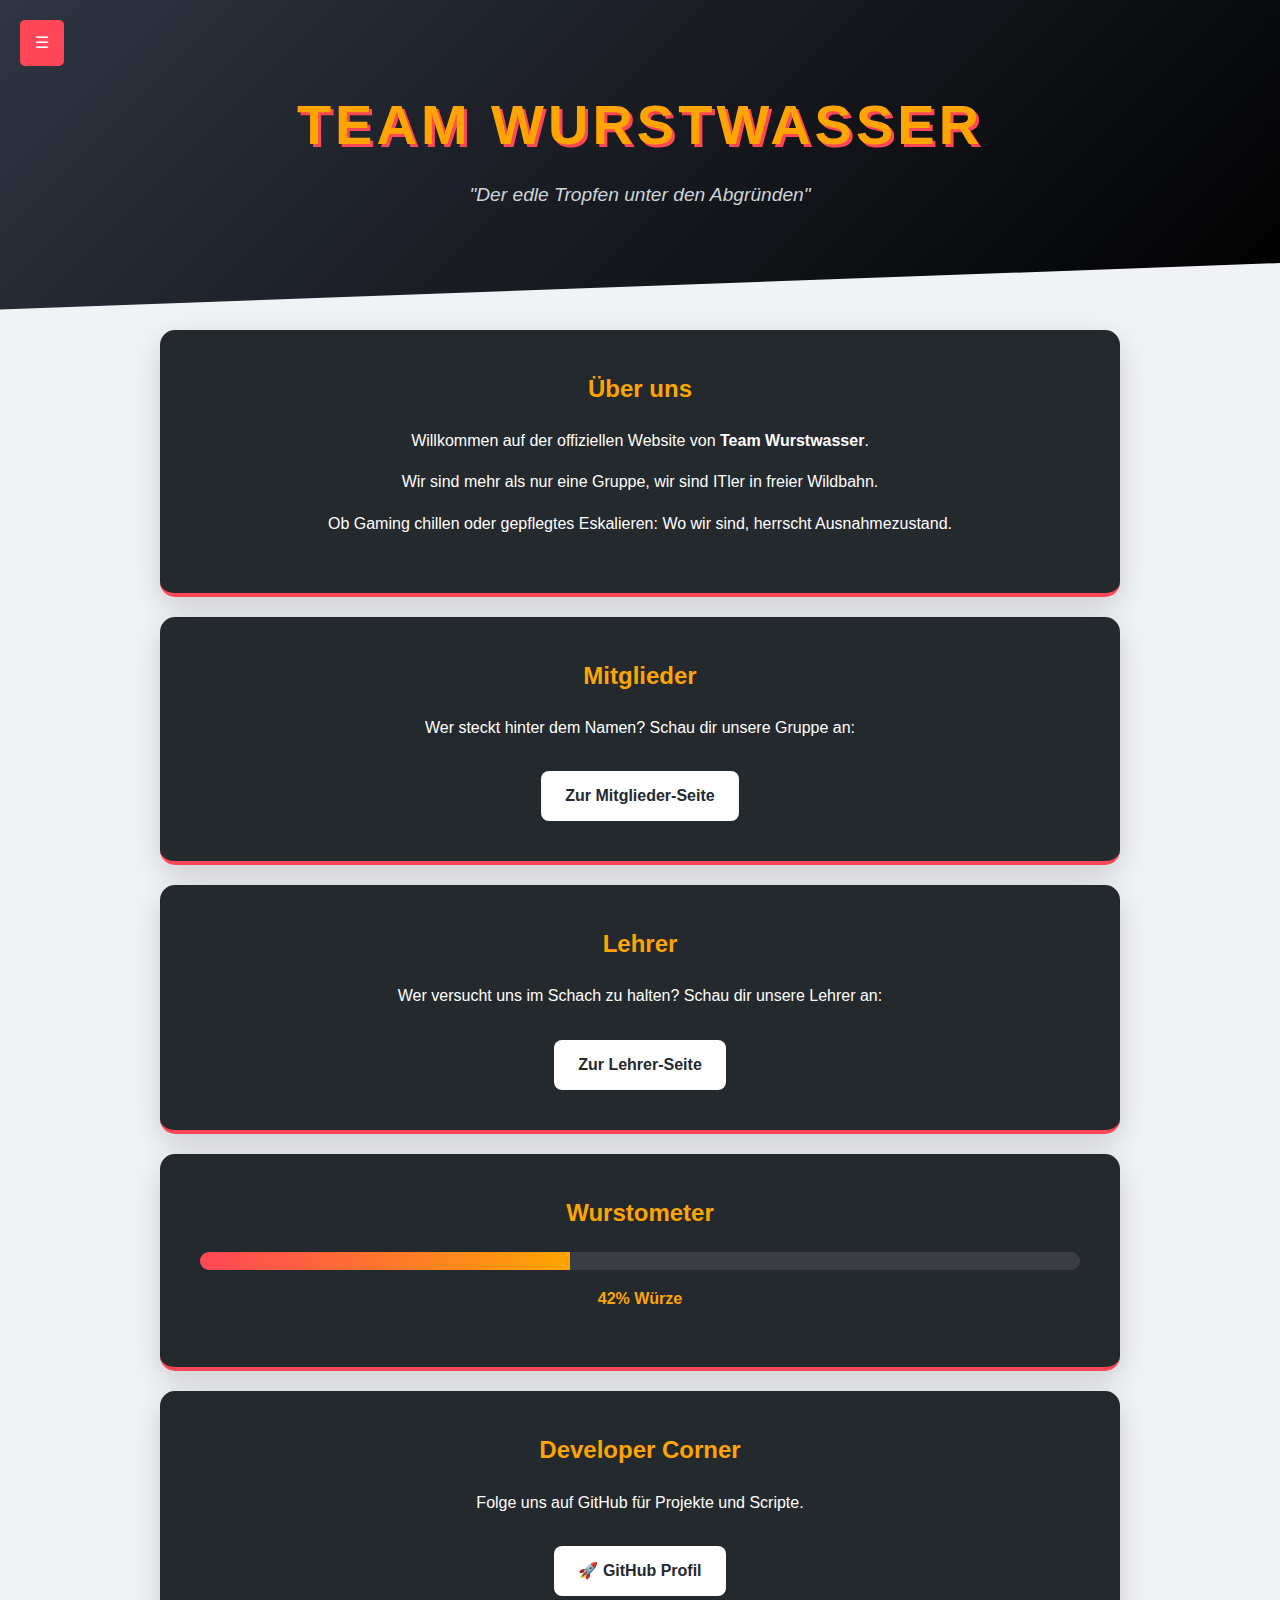
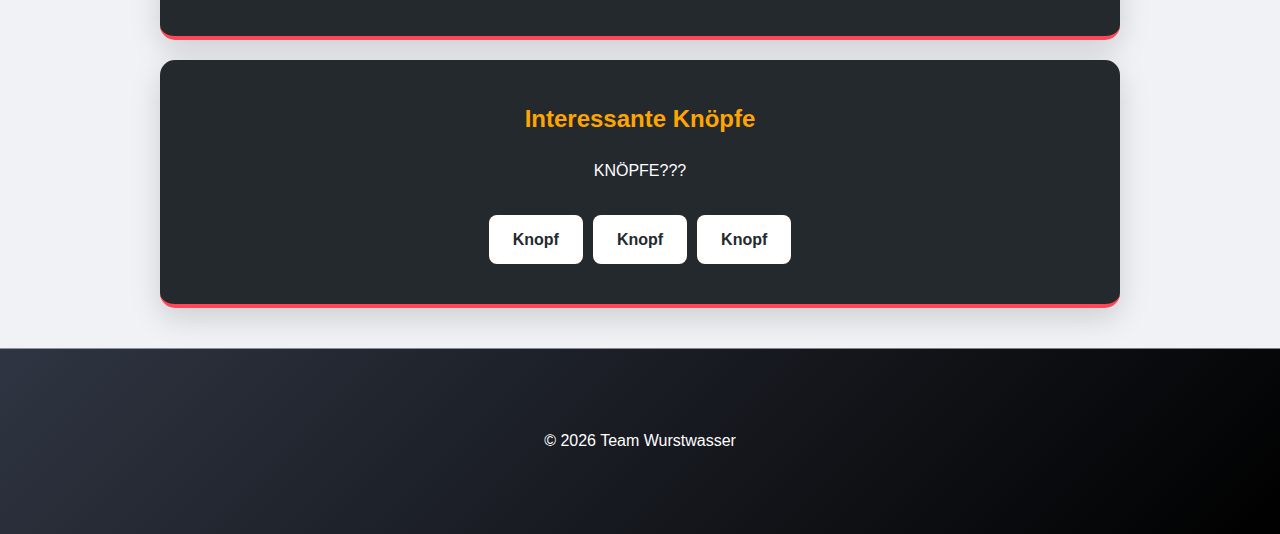
<file: index.html>
<!DOCTYPE html>
<html lang="de">
    <head>
        <meta charset="UTF-8">
        <meta name="viewport" content="width=device-width, initial-scale=1.0">
        <title>Team Wurstwasser | Offizielle Website</title>
        <link rel="icon" type="image/png" href="img/logo.png">
        <link rel="stylesheet" href="css/style.css">
    </head>

    <body>
        <nav class="sidebar">
        <div class="sidebar-header">
            <img src="img/logo.png" alt="Logo" class="sidebar-logo">
                <span>MENÜ</span>
            </div>
            <ul class="nav-links">
                <li><a href="index.html">🏠 Startseite</a></li>
                <li><a href="mitglieder.html">👥 Mitglieder</a></li>
                <li><a href="lehrer.html">🏫 Lehrer</a></li>
            </ul>
        </nav>

        <div class="menu-toggle" onclick="document.body.classList.toggle('sidebar-open')">
            ☰
        </div>

        <header>
            <h1>TEAM WURSTWASSER</h1>
            <p class="motto">"Der edle Tropfen unter den Abgründen"</p>
        </header>

        <div class="container">
            <section class="card">
                <h2>Über uns</h2>
                <p>Willkommen auf der offiziellen Website von <strong>Team Wurstwasser</strong>.</p>
                <p>Wir sind mehr als nur eine Gruppe, wir sind ITler in freier Wildbahn.</p>
                <p>Ob Gaming chillen oder gepflegtes Eskalieren: Wo wir sind, herrscht Ausnahmezustand.</p>
            </section>

            <section class="card">
                <h2>Mitglieder</h2>
                <p>Wer steckt hinter dem Namen? Schau dir unsere Gruppe an:</p>
                <a href="mitglieder.html" class="btn">Zur Mitglieder-Seite</a>
            </section>

            <section class="card">
                <h2>Lehrer</h2>
                <p>Wer versucht uns im Schach zu halten? Schau dir unsere Lehrer an:</p>
                <a href="lehrer.html" class="btn">Zur Lehrer-Seite</a>
            </section>

            <section class="card">
                <h2>Wurstometer</h2>
                <div class="wurstometer-container">
                    <div class="wurstometer-bar" style="width: 42%;"></div>
                </div>
                    <p style="font-weight: bold; color: var(--accent)">42% Würze</p>
            </section>

            <section class="card"> <h2>Developer Corner</h2>
                <p>Folge uns auf GitHub für Projekte und Scripte.</p>
                <a href="https://github.com/Team-Wurstwasser" class="btn" target="_blank">🚀 GitHub Profil</a>
            </section>

            <section class="card">
                <h2>Interessante Knöpfe</h2>
                <p>KNÖPFE???</p>
                <div style="display: flex; gap: 10px; justify-content: center; flex-wrap: wrap; margin-top: 15px;">
                    <a href="https://www.youtube.com/watch?v=xMHJGd3wwZk" class="btn" target="_blank" rel="noopener">Knopf</a>
                    <a href="https://www.youtube.com/watch?v=Wl959QnD3lM" class="btn" target="_blank" rel="noopener">Knopf</a>
                    <a href="https://www.youtube.com/watch?v=t6G2iPWL-uE" class="btn" target="_blank" rel="noopener">Knopf</a>
                </div>   
            </section>
        </div>

        <footer>
            <a href="index.html">&copy; 2026 Team Wurstwasser</a>
        </footer>
    </body>
</html>
</file>
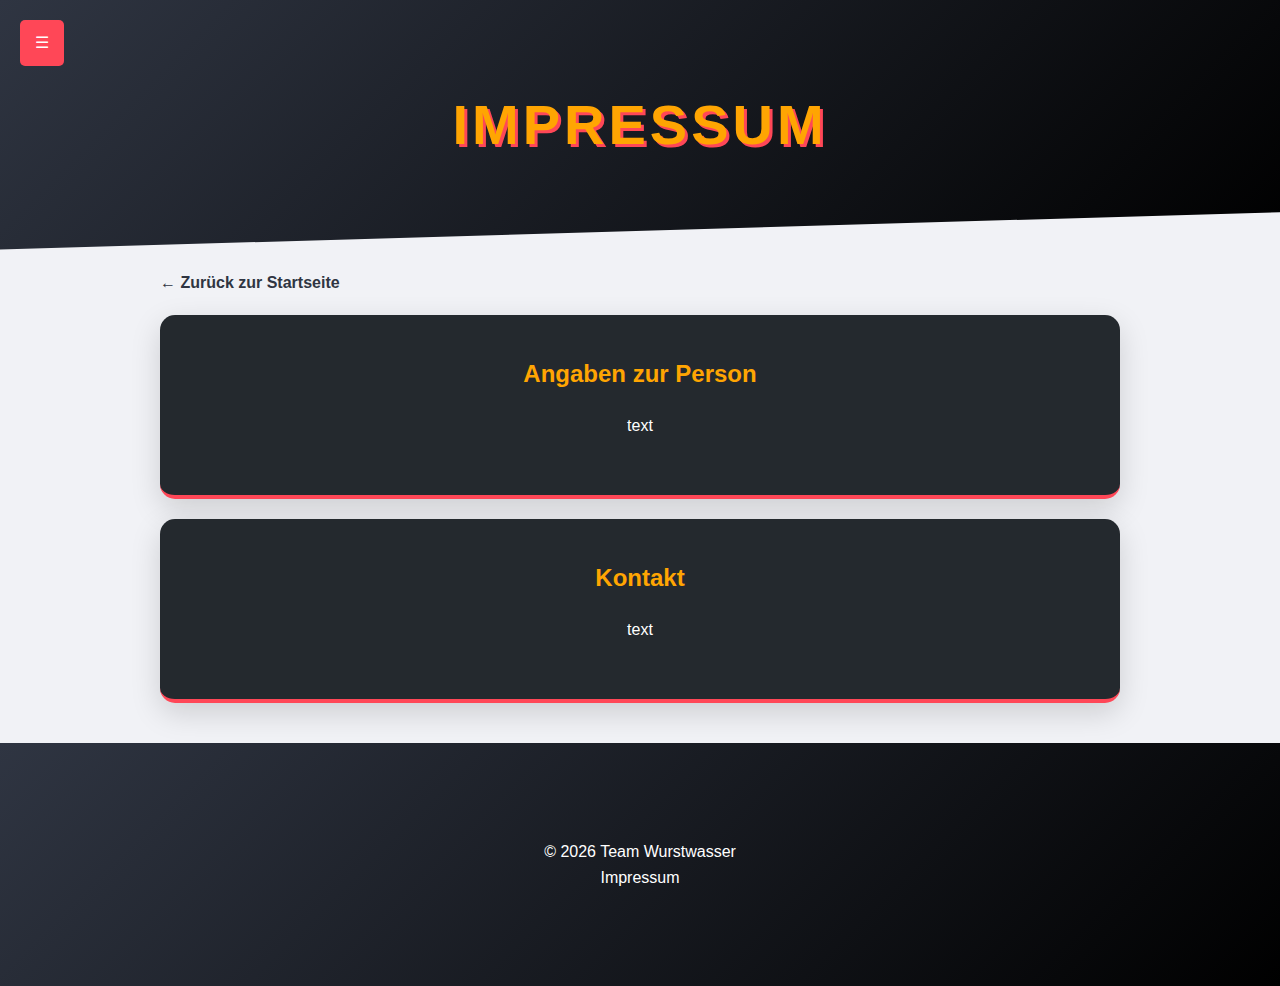
<file: impressum.html>
<!DOCTYPE html>
<html lang="de">   
    <head>
        <meta charset="UTF-8">
        <meta name="viewport" content="width=device-width, initial-scale=1.0">
        <link rel="icon" type="image/png" href="img/logo.png">
        <title>Mitglieder | Team Wurstwasser</title>
        <link rel="stylesheet" href="css/style.css">
    </head>

    <body>
        <nav class="sidebar">
            <div class="sidebar-header">
                <img src="img/logo.png" alt="Logo" class="sidebar-logo">
                <span>MENÜ</span>
            </div>
            <ul class="nav-links">
                <li><a href="index.html">🏠 Startseite</a></li>
                <li><a href="mitglieder.html">👥 Mitglieder</a></li>
                <li><a href="lehrer.html">🏫 Lehrer</a></li>
                <li><a href="impressum.html">ℹ️ Impressum</a></li>
            </ul>
        </nav>

        <div class="menu-toggle" onclick="document.body.classList.toggle('sidebar-open')">
            ☰
        </div>

        <header>
            <h1>Impressum</h1>
        </header>

        <div class="container">
            <a class="back-link" href="index.html">← Zurück zur Startseite</a>

            <section class="card">
                <h2>Angaben zur Person</h2>
                <p>text</p>
            </section>

            <section class="card">
                <h2>Kontakt</h2>
                <p>text</p>
            </section>
        </div>

        <footer>
            <ul>
                <li><a href="index.html">&copy; 2026 Team Wurstwasser</a></li>
                <li><a href="impressum.html">Impressum</a></li>
            </ul>
        </footer>
    </body>
</html>
</file>
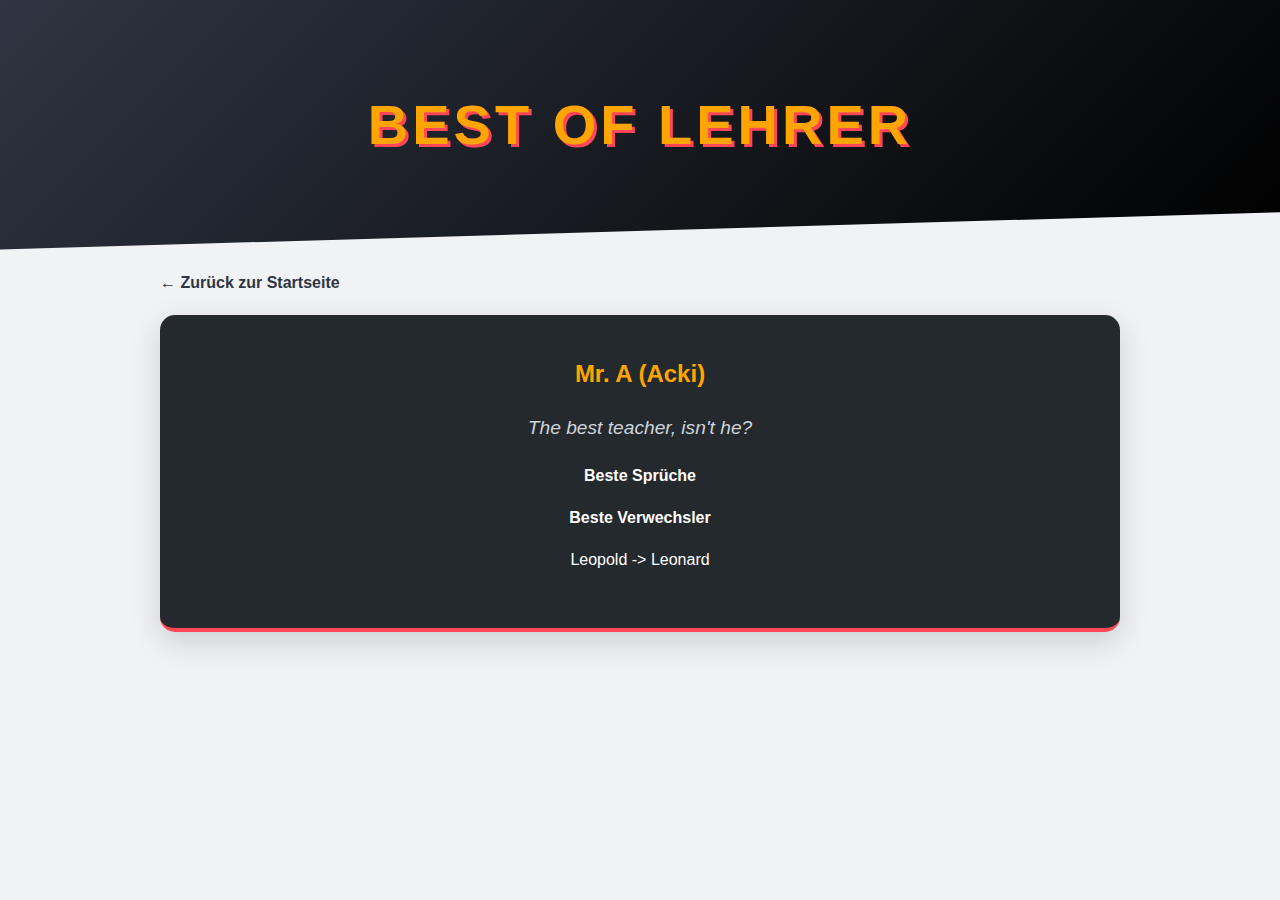
<file: lehrer.html>
<!DOCTYPE html>
<html lang="de">
<head>
    <meta charset="UTF-8">
    <meta name="viewport" content="width=device-width, initial-scale=1.0">
    <title>Lehrer | Team Wurstwasser</title>
    <link rel="icon" type="image/png" href="img/logo.png">
    <link rel="stylesheet" href="style.css">
</head>
<body>

<header>
    <h1>Best of Lehrer</h1>
</header>

<div class="container">
    <a class="back-link" href="index.html">← Zurück zur Startseite</a>

    <section class="card">
            <h2>Mr. A (Acki)</h2>
            <p class="motto">The best teacher, isn't he?</p>
            <p><strong>Beste Sprüche</strong></p>
            <p><strong>Beste Verwechsler</strong></p>
            <p>Leopold -> Leonard</p>
    </section>
</div>
</file>
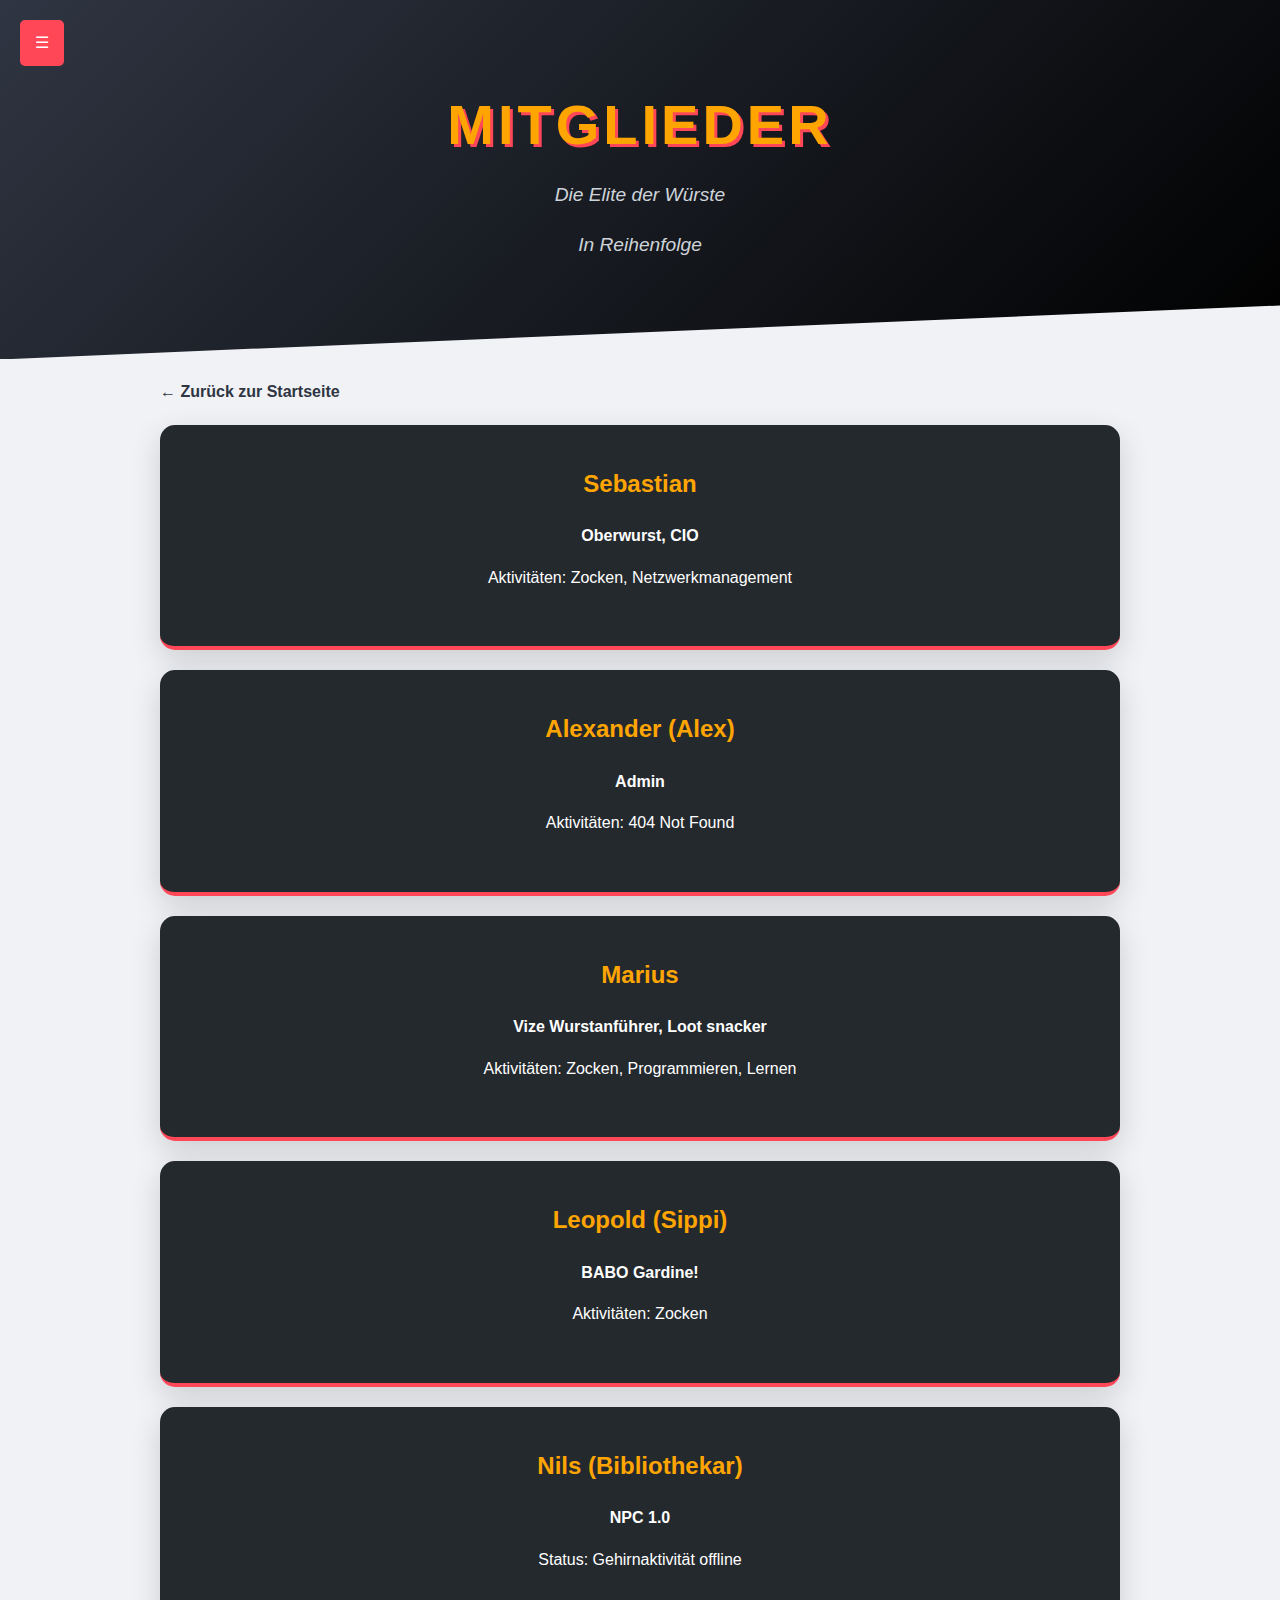
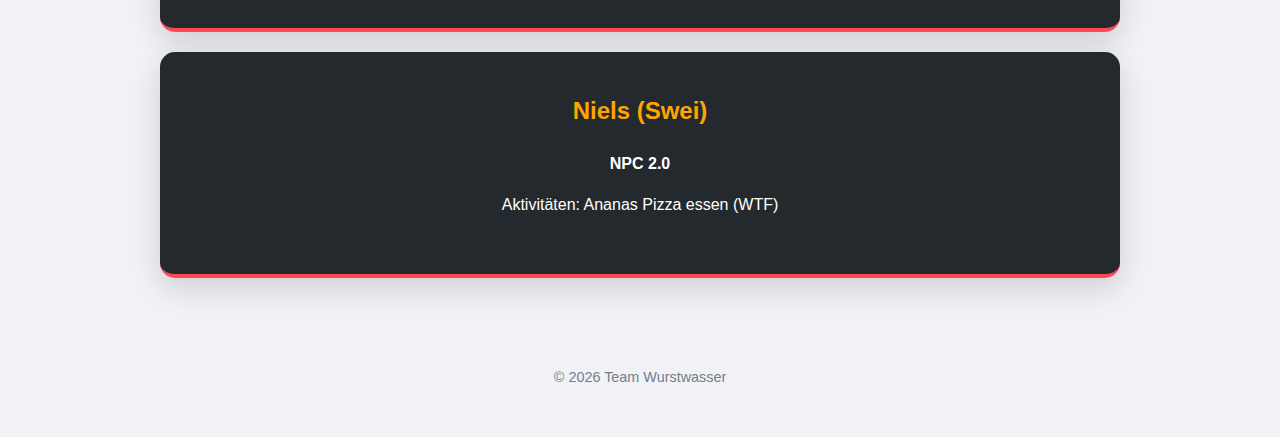
<file: mitglieder.html>
<!DOCTYPE html>
<html lang="de">   
    <head>
        <meta charset="UTF-8">
        <meta name="viewport" content="width=device-width, initial-scale=1.0">
        <link rel="icon" type="image/png" href="img/logo.png">
        <title>Mitglieder | Team Wurstwasser</title>
        <link rel="stylesheet" href="style.css">
    </head>

    <body>
        <nav class="sidebar">
            <div class="sidebar-header">
                <img src="img/logo.png" alt="Logo" class="sidebar-logo">
                <span>MENÜ</span>
            </div>
            <ul class="nav-links">
                <li><a href="index.html">🏠 Startseite</a></li>
                <li><a href="mitglieder.html">👥 Mitglieder</a></li>
                <li><a href="lehrer.html">🏫 Lehrer</a></li>
            </ul>
        </nav>

        <div class="menu-toggle" onclick="document.body.classList.toggle('sidebar-open')">
            ☰
        </div>

        <header>
            <h1>Mitglieder</h1>
            <p class="motto">Die Elite der Würste</p>
            <p class="motto">In Reihenfolge</p>
        </header>

        <div class="container">
            <a class="back-link" href="index.html">← Zurück zur Startseite</a>

            <div class="member-list">
                <section class="card">
                    <h2>Sebastian</h2>
                    <p><strong>Oberwurst, CIO</strong></p>
                    <p>Aktivitäten: Zocken, Netzwerkmanagement</p>
                </section>

                <section class="card">
                    <h2>Alexander (Alex)</h2>
                    <p><strong>Admin</strong></p>
                    <p>Aktivitäten: 404 Not Found</p>
                </section>

                <section class="card">
                    <h2>Marius</h2>
                    <p><strong>Vize Wurstanführer, Loot snacker</strong></p>
                    <p>Aktivitäten: Zocken, Programmieren, Lernen</p>
                </section>

                <section class="card">
                    <h2>Leopold (Sippi)</h2>
                    <p><strong>BABO Gardine!</strong></p>
                    <p>Aktivitäten: Zocken</p>
                </section>

                <section class="card">
                    <h2>Nils (Bibliothekar)</h2>
                    <p><strong>NPC 1.0</strong></p>
                    <p>Status: Gehirnaktivität offline</p>
                </section>

                <section class="card"> <h2>Niels (Swei)</h2>
                    <p><strong>NPC 2.0</strong></p>
                    <p>Aktivitäten: Ananas Pizza essen (WTF)</p>
                </section>
            </div>
        </div>

        <footer>
            <a href="index.html">&copy; 2026 Team Wurstwasser</a>
        </footer>
    </body>
</html>
</file>
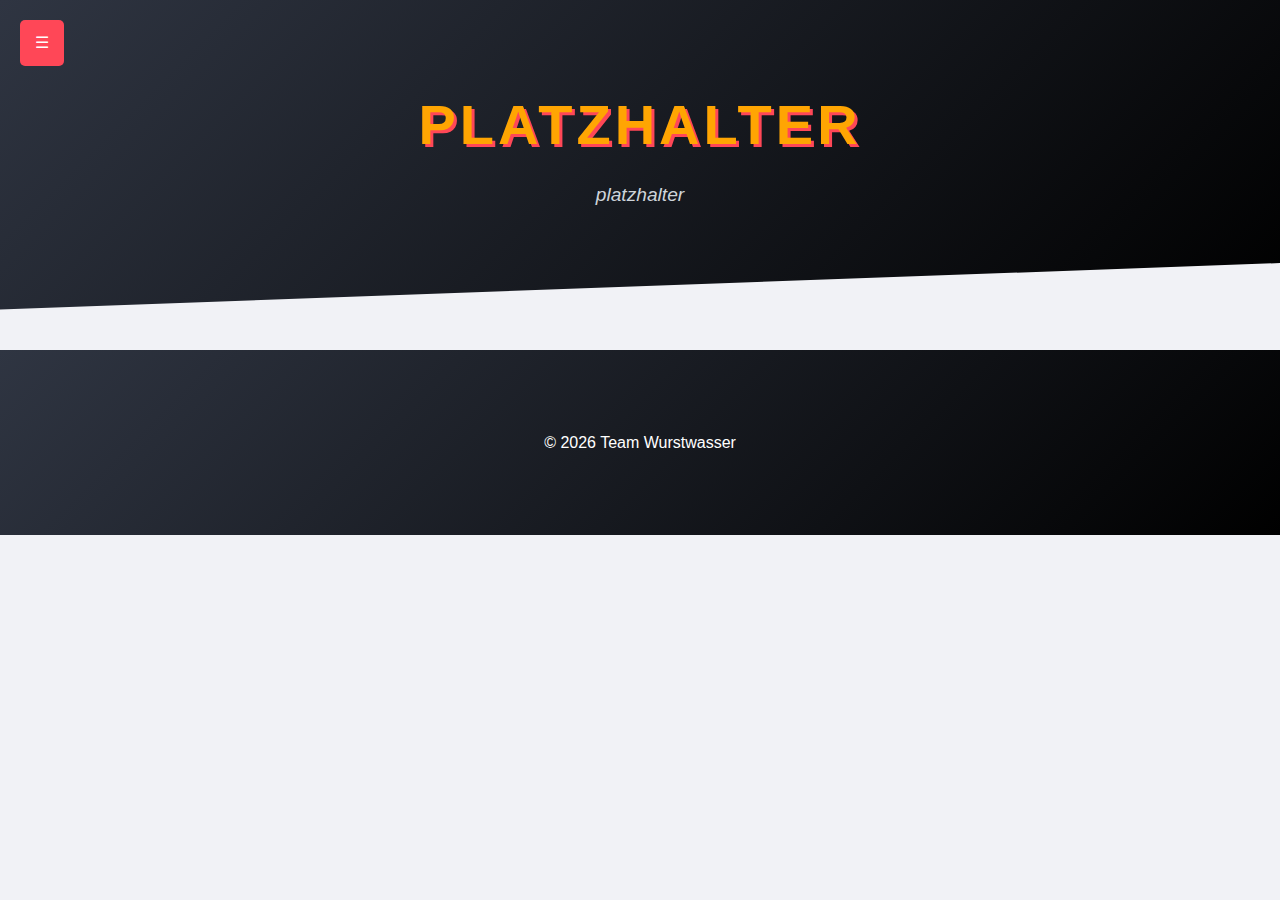
<file: person/alexander/alexander.html>
<!DOCTYPE html>
<html lang="de">
    <head>
        <meta charset="UTF-8">
        <meta name="viewport" content="width=device-width, initial-scale=1.0">
        <title>platzhalter | Team Wurstwasser</title>
        <link rel="icon" type="image/png" href="img/logo.png">
        <link rel="stylesheet" href="../../css/style.css">
    </head>

    <body>
        <nav class="sidebar">
        <div class="sidebar-header">
            <img src="../../img/logo.png" alt="Logo" class="sidebar-logo">
                <span>MENÜ</span>
            </div>
            <ul class="nav-links">
                <li><a href="../index.html">🏠 Startseite</a></li>
                <li><a href="../mitglieder.html">👥 Mitglieder</a></li>
                <li><a href="../lehrer.html">🏫 Lehrer</a></li>
            </ul>
        </nav>

        <div class="menu-toggle" onclick="document.body.classList.toggle('sidebar-open')">
            ☰
        </div>

        <header>
            <h1>platzhalter</h1>
            <p class="motto">platzhalter</p>
        </header>

        <div class="container">

        </div>

        <footer>
            <a href="../../index.html">&copy; 2026 Team Wurstwasser</a>
        </footer>
    </body>
</html>
</file>
<file: css/style.css>
:root {
    --primary: #ff4757;
    --secondary: #2f3542;
    --accent: #ffa502;
    --bg: #f1f2f6;
    --card-dark: #24292e;
    --section-gap: 20px;
}

* { box-sizing: border-box; }

body {
    font-family: 'Segoe UI', Tahoma, Geneva, Verdana, sans-serif;
    margin: 0;
    background-color: var(--bg);
    color: var(--secondary);
    line-height: 1.6;
    overflow-x: hidden;
}

header {
    background: linear-gradient(135deg, var(--secondary), #000);
    color: white;
    padding: 5rem 1rem;
    text-align: center;
    clip-path: polygon(0 0, 100% 0, 100% 85%, 0 100%);
}

h1 {
    font-size: clamp(2rem, 8vw, 3.5rem);
    margin: 0;
    text-transform: uppercase;
    letter-spacing: 4px;
    color: var(--accent);
    text-shadow: 3px 3px 0px var(--primary);
}

.motto {
    font-style: italic;
    color: #ced4da;
    font-size: 1.2rem;
    margin-top: 10px;
}

footer {
    background: linear-gradient(135deg, var(--secondary), #000);
    color: white;
    padding: 5rem 1rem;
    text-align: center;
    clip-path: polygon(100% 0, 0 0, 0 100%, 100% 100%);
}

footer a {
    text-decoration: none;
    color: inherit;
}

footer a:hover {
    color: var(--primary);
}

footer ul {
    list-style: none;
    padding: 0;
}

.container {
    max-width: 1000px;
    margin: 0 auto;
    padding: 20px;
}

.card {
    background: var(--card-dark);
    color: white;
    border-radius: 15px;
    padding: 2.5rem;
    box-shadow: 0 10px 30px rgba(0,0,0,0.15);
    margin-bottom: var(--section-gap);
    text-align: center;
    border-bottom: 4px solid var(--primary);
}

.card h2 {
    color: var(--accent);
    margin-top: 0;
}

.btn {
    display: inline-block;
    background: white;
    color: var(--card-dark);
    padding: 12px 24px;
    border-radius: 8px;
    text-decoration: none;
    font-weight: bold;
    margin-top: 15px;
    transition: all 0.2s ease-in-out;
    border: none;
    cursor: pointer;
}

.btn:hover {
    background: var(--primary);
    color: white;
    transform: scale(1.05);
}

.wurstometer-container {
    background: rgba(255, 255, 255, 0.1);
    border-radius: 999px;
    overflow: hidden;
    height: 18px;
    margin: 15px 0;
}

.wurstometer-bar {
    background: linear-gradient(90deg, var(--primary), var(--accent));
    height: 100%;
}

.back-link {
    display: inline-block;
    color: var(--secondary);
    text-decoration: none;
    font-weight: bold;
    margin-bottom: 20px;
}

.back-link:hover {
    color: var(--primary);

}

.mitglied-link{
    display: inline-block;
    color: var(--accent);
    text-decoration: none;
}

.mitglied-link:hover {
    color: var(--primary);
} 

.sidebar {
    position: fixed;
    left: 0;
    top: 0;
    width: 250px;
    height: 100%;
    background: var(--card-dark);
    border-right: 3px solid var(--primary);
    padding: 20px;
    transition: transform 0.3s ease;
    z-index: 1000;
    transform: translateX(-100%);
}

.sidebar-header {
    display: flex;
    align-items: center;
    gap: 15px;
    color: var(--accent);
    font-weight: bold;
    font-size: 1.2rem;
    margin-bottom: 30px;
    border-bottom: 1px solid rgba(255,255,255,0.1);
    padding-bottom: 15px;
}

.sidebar-logo {
    width: 40px;
    height: 40px;
    border-radius: 50%;
}

.nav-links {
    list-style: none;
    padding: 0;
}

.nav-links li {
    margin-bottom: 15px;
}

.nav-links a {
    color: white;
    text-decoration: none;
    font-size: 1.1rem;
    display: block;
    padding: 10px 15px;
    border-radius: 8px;
    transition: 0.2s;
}

.nav-links a:hover {
    background: var(--primary);
    transform: translateX(10px);
}

.menu-toggle {
    position: fixed;
    top: 20px;
    left: 20px;
    background: var(--primary);
    color: white;
    padding: 10px 15px;
    border-radius: 5px;
    cursor: pointer;
    z-index: 1001;
    display: block;
    transition: left 0.3s ease;
}

.sidebar-open .sidebar {
    transform: translateX(0);
}

.sidebar-open body {
    padding-left: 250px;
}

.sidebar-open .menu-toggle {
    left: 270px;
}
</file>
<file: style.css>
:root {
    --primary: #ff4757;
    --secondary: #2f3542;
    --accent: #ffa502;
    --bg: #f1f2f6;
    --card-dark: #24292e;
    --section-gap: 20px;
}

* { box-sizing: border-box; }

body {
    font-family: 'Segoe UI', Tahoma, Geneva, Verdana, sans-serif;
    margin: 0;
    background-color: var(--bg);
    color: var(--secondary);
    line-height: 1.6;
    overflow-x: hidden;
}

header {
    background: linear-gradient(135deg, var(--secondary), #000);
    color: white;
    padding: 5rem 1rem;
    text-align: center;
    clip-path: polygon(0 0, 100% 0, 100% 85%, 0 100%);
}

h1 {
    font-size: clamp(2rem, 8vw, 3.5rem);
    margin: 0;
    text-transform: uppercase;
    letter-spacing: 4px;
    color: var(--accent);
    text-shadow: 3px 3px 0px var(--primary);
}

.motto {
    font-style: italic;
    color: #ced4da;
    font-size: 1.2rem;
    margin-top: 10px;
}

footer {
    text-align: center;
    padding: 3rem 1rem;
    font-size: 0.9rem;
    color: #747d8c;
}

.container {
    max-width: 1000px;
    margin: 0 auto;
    padding: 20px;
}

.card {
    background: var(--card-dark);
    color: white;
    border-radius: 15px;
    padding: 2.5rem;
    box-shadow: 0 10px 30px rgba(0,0,0,0.15);
    margin-bottom: var(--section-gap);
    text-align: center;
    border-bottom: 4px solid var(--primary);
}

.card h2 {
    color: var(--accent);
    margin-top: 0;
}

.btn {
    display: inline-block;
    background: white;
    color: var(--card-dark);
    padding: 12px 24px;
    border-radius: 8px;
    text-decoration: none;
    font-weight: bold;
    margin-top: 15px;
    transition: all 0.2s ease-in-out;
    border: none;
    cursor: pointer;
}

.btn:hover {
    background: var(--primary);
    color: white;
    transform: scale(1.05);
}

.wurstometer-container {
    background: rgba(255, 255, 255, 0.1);
    border-radius: 999px;
    overflow: hidden;
    height: 18px;
    margin: 15px 0;
}

.wurstometer-bar {
    background: linear-gradient(90deg, var(--primary), var(--accent));
    height: 100%;
}

.back-link {
    display: inline-block;
    color: var(--secondary);
    text-decoration: none;
    font-weight: bold;
    margin-bottom: 20px;
}

.back-link:hover {
    color: var(--primary);

}

.mitglied-link{
    display: inline-block;
    color: var(--accent);
    text-decoration: none;
}

.mitglied-link:hover {
    color: var(--primary);
} 

.sidebar {
    position: fixed;
    left: 0;
    top: 0;
    width: 250px;
    height: 100%;
    background: var(--card-dark);
    border-right: 3px solid var(--primary);
    padding: 20px;
    transition: transform 0.3s ease;
    z-index: 1000;
    transform: translateX(-100%);
}

.sidebar-header {
    display: flex;
    align-items: center;
    gap: 15px;
    color: var(--accent);
    font-weight: bold;
    font-size: 1.2rem;
    margin-bottom: 30px;
    border-bottom: 1px solid rgba(255,255,255,0.1);
    padding-bottom: 15px;
}

.sidebar-logo {
    width: 40px;
    height: 40px;
    border-radius: 50%;
}

.nav-links {
    list-style: none;
    padding: 0;
}

.nav-links li {
    margin-bottom: 15px;
}

.nav-links a {
    color: white;
    text-decoration: none;
    font-size: 1.1rem;
    display: block;
    padding: 10px 15px;
    border-radius: 8px;
    transition: 0.2s;
}

.nav-links a:hover {
    background: var(--primary);
    transform: translateX(10px);
}

.menu-toggle {
    position: fixed;
    top: 20px;
    left: 20px;
    background: var(--primary);
    color: white;
    padding: 10px 15px;
    border-radius: 5px;
    cursor: pointer;
    z-index: 1001;
    display: block;
    transition: left 0.3s ease;
}

.sidebar-open .sidebar {
    transform: translateX(0);
}

.sidebar-open body {
    padding-left: 250px;
}

.sidebar-open .menu-toggle {
    left: 270px;
}

footer a {
    text-decoration: none;
    color: inherit;
    cursor: default;

}
</file>
